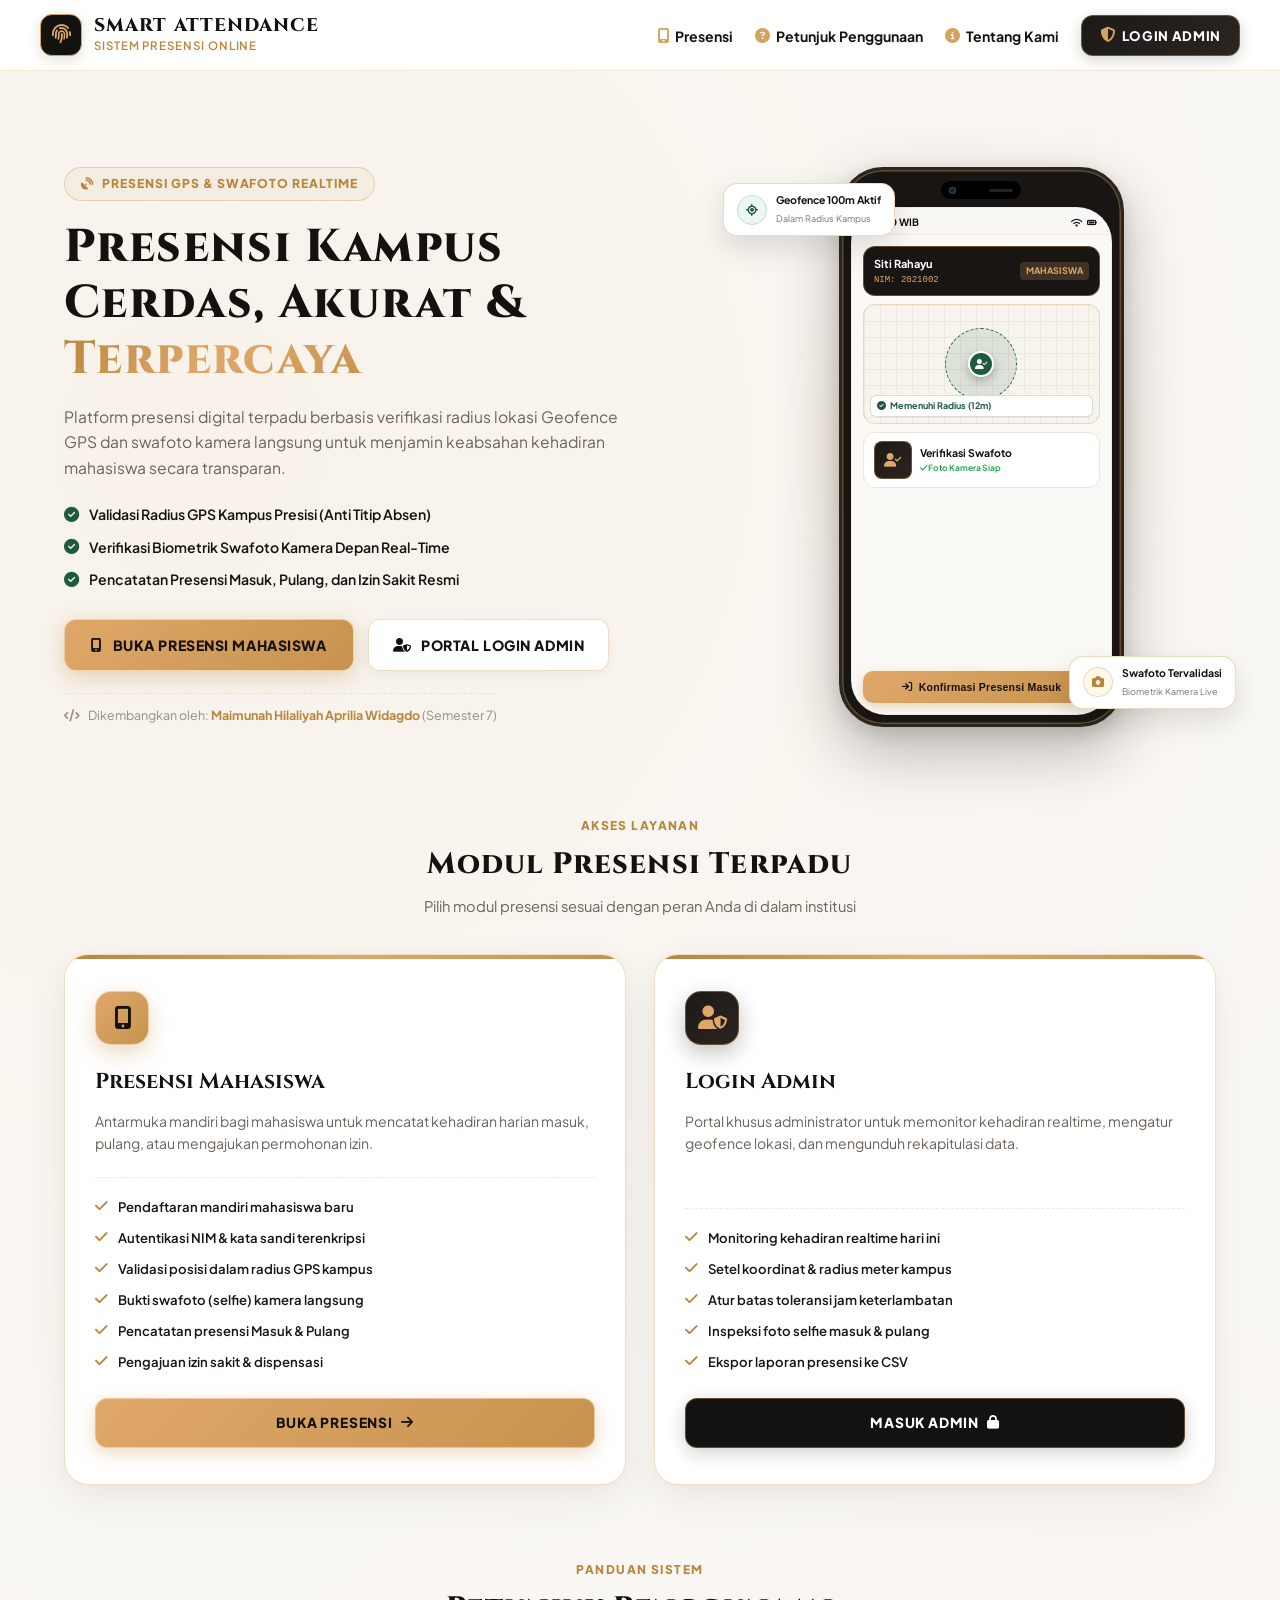
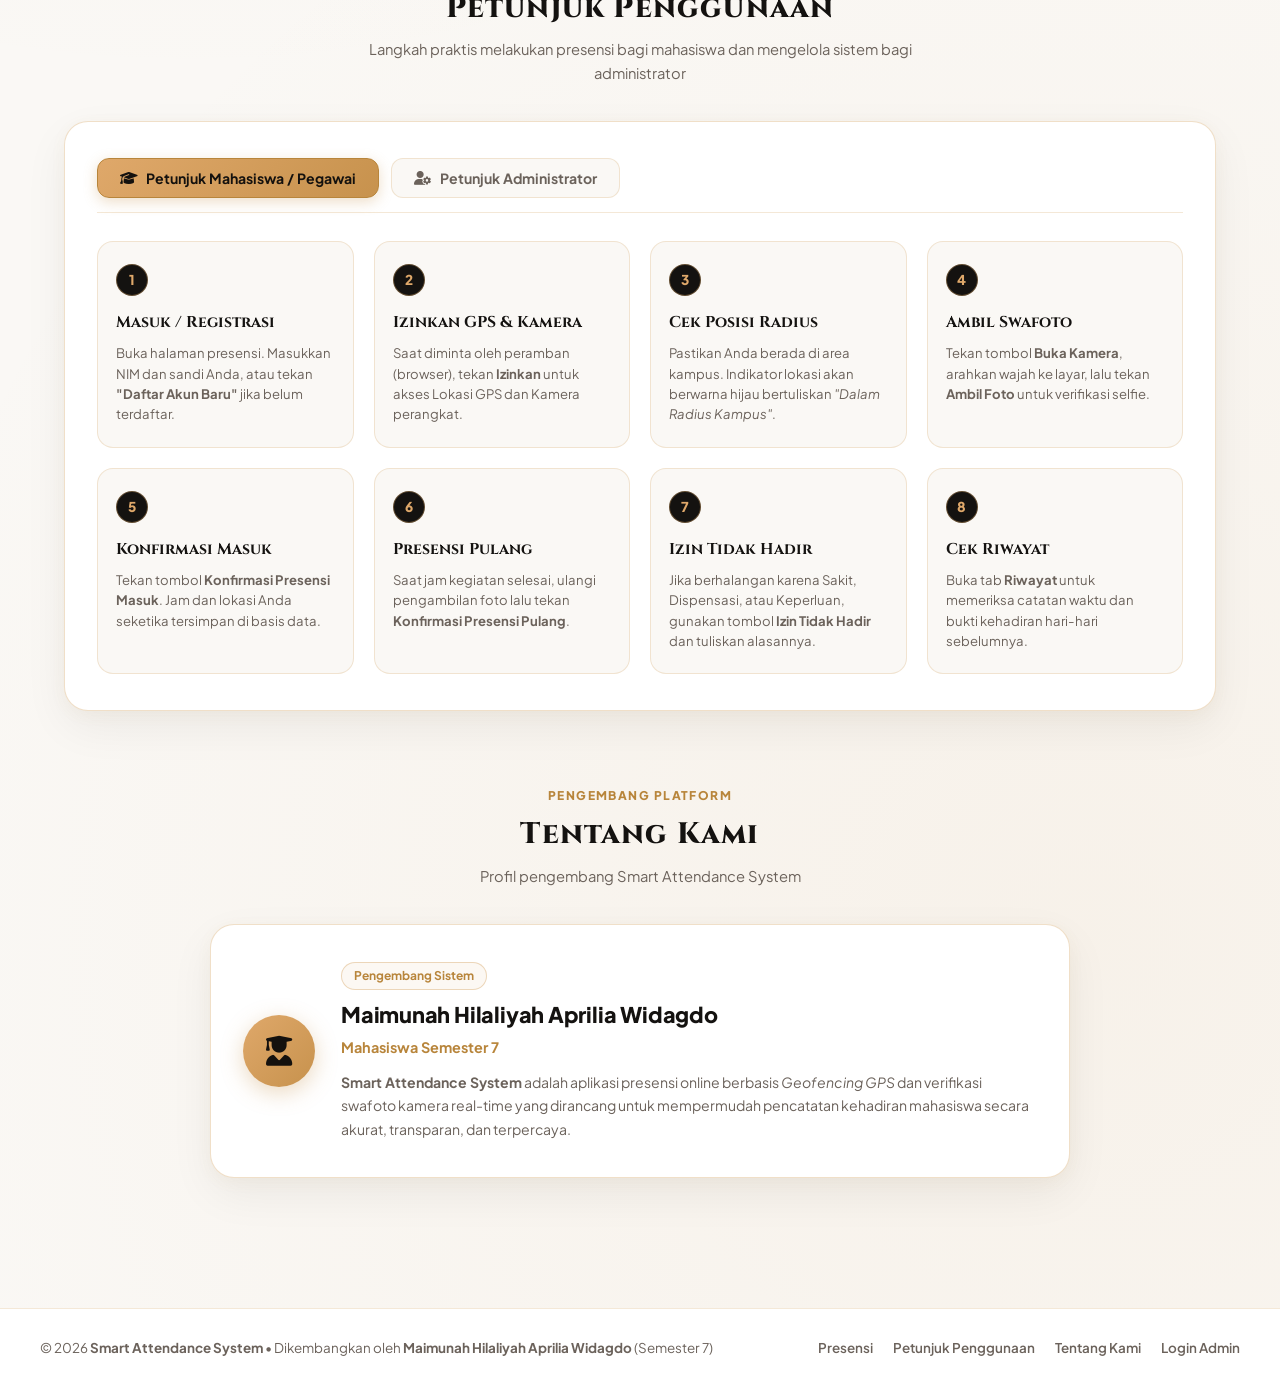
<file: index.html>
<!DOCTYPE html>
<html lang="id">
<head>
  <meta charset="UTF-8">
  <meta name="viewport" content="width=device-width, initial-scale=1.0">
  <title>Smart Attendance System – Sistem Presensi Online</title>
  
  <!-- Google Fonts: Cinzel & Plus Jakarta Sans -->
  <link rel="preconnect" href="https://fonts.googleapis.com">
  <link rel="preconnect" href="https://fonts.gstatic.com" crossorigin>
  <link href="https://fonts.googleapis.com/css2?family=Cinzel:wght@600;700;800;900&family=Playfair+Display:ital,wght@0,600;1,600&family=Plus+Jakarta+Sans:wght@400;500;600;700;800&display=swap" rel="stylesheet">
  
  <!-- Font Awesome 6 CDN -->
  <link rel="stylesheet" href="https://cdnjs.cloudflare.com/ajax/libs/font-awesome/6.4.0/css/all.min.css" />

  <style>
    *, *::before, *::after {
      box-sizing: border-box;
      margin: 0;
      padding: 0;
    }

    html {
      scroll-behavior: smooth;
    }

    :root {
      --bg: #faf8f5;
      --bg-alt: #f4efe6;
      --card-bg: #ffffff;
      --card-border: rgba(212, 163, 98, 0.35);
      --border-subtle: rgba(212, 163, 98, 0.25);
      
      --obsidian: #141210;
      --obsidian-card: #1c1917;
      --text: #171412;
      --text-muted: #6b625b;
      --text-soft: #948b84;

      --gold-primary: #d4a362;
      --gold-glow: #dfa86a;
      --gold-dark: #b8853b;
      --gold-soft-bg: rgba(212, 163, 98, 0.08);
      --gold-border: rgba(212, 163, 98, 0.4);

      --sage-corp: #1e5a40;
      --sage-soft: #edf6f1;
      --berry-corp: #9c2436;
      --berry-soft: #faedf0;

      --radius-xl: 24px;
      --radius-lg: 16px;
      --radius-md: 12px;
      --radius-sm: 8px;

      --shadow-luxury: 0 16px 45px rgba(20, 18, 16, 0.06), 0 4px 16px rgba(197, 155, 86, 0.05);
      --shadow-hover: 0 22px 55px rgba(20, 18, 16, 0.12), 0 8px 24px rgba(197, 155, 86, 0.12);
    }

    body {
      font-family: 'Plus Jakarta Sans', -apple-system, BlinkMacSystemFont, "Segoe UI", Roboto, sans-serif;
      background-color: var(--bg);
      background-image: 
        radial-gradient(circle at 15% 15%, rgba(212, 163, 98, 0.08) 0%, transparent 45%),
        radial-gradient(circle at 85% 85%, rgba(212, 163, 98, 0.08) 0%, transparent 45%);
      color: var(--text);
      min-height: 100vh;
      display: flex;
      flex-direction: column;
      -webkit-font-smoothing: antialiased;
      line-height: 1.6;
    }

    /* =============================================
       NAVBAR (HANYA: PRESENSI, PETUNJUK, TENTANG KAMI, LOGIN ADMIN)
    ============================================= */
    .header-nav {
      background: rgba(255, 255, 255, 0.92);
      backdrop-filter: blur(14px);
      border-bottom: 1px solid var(--border-subtle);
      position: sticky;
      top: 0;
      z-index: 1000;
      padding: 14px 28px;
    }

    .nav-inner {
      max-width: 1200px;
      margin: 0 auto;
      display: flex;
      align-items: center;
      justify-content: space-between;
      gap: 16px;
    }

    .brand-group {
      display: flex;
      align-items: center;
      gap: 12px;
      text-decoration: none;
    }

    .brand-icon {
      width: 42px;
      height: 42px;
      background: var(--obsidian);
      border: 1.5px solid var(--gold-primary);
      border-radius: var(--radius-md);
      display: flex;
      align-items: center;
      justify-content: center;
      color: var(--gold-glow);
      font-size: 1.2rem;
      box-shadow: 0 4px 14px rgba(20, 18, 16, 0.12);
    }

    .brand-meta h1 {
      font-family: 'Cinzel', serif;
      font-size: 1.15rem;
      font-weight: 800;
      letter-spacing: 0.06em;
      color: var(--obsidian);
      line-height: 1.2;
      text-transform: uppercase;
    }

    .brand-meta p {
      font-size: 0.72rem;
      font-weight: 600;
      color: var(--gold-dark);
      letter-spacing: 0.08em;
      text-transform: uppercase;
    }

    .nav-links {
      display: flex;
      align-items: center;
      gap: 22px;
      list-style: none;
    }

    .nav-links a {
      color: var(--text);
      text-decoration: none;
      font-size: 0.88rem;
      font-weight: 700;
      transition: color 0.2s ease;
      display: inline-flex;
      align-items: center;
      gap: 6px;
    }

    .nav-links a:hover {
      color: var(--gold-dark);
    }

    .nav-links a i {
      color: var(--gold-primary);
      font-size: 0.95rem;
    }

    .btn-nav-admin {
      background: linear-gradient(135deg, #1c1917 0%, #2b2520 100%);
      color: #ffffff !important;
      padding: 9px 18px;
      border-radius: var(--radius-md);
      font-size: 0.82rem !important;
      font-weight: 800 !important;
      letter-spacing: 0.05em;
      text-transform: uppercase;
      border: 1.5px solid var(--gold-border);
      box-shadow: 0 4px 14px rgba(20, 18, 16, 0.18);
      transition: all 0.22s ease !important;
    }

    .btn-nav-admin:hover {
      background: #141210;
      color: var(--gold-glow) !important;
      border-color: var(--gold-primary);
      transform: translateY(-2px);
      box-shadow: 0 6px 18px rgba(20, 18, 16, 0.28);
    }

    .mobile-menu-toggle {
      display: none;
      background: none;
      border: 1.5px solid var(--border-subtle);
      border-radius: var(--radius-sm);
      padding: 8px 12px;
      font-size: 1.1rem;
      color: var(--obsidian);
      cursor: pointer;
    }

    /* =============================================
       MAIN CONTENT CONTAINER
    ============================================= */
    .main-wrap {
      max-width: 1200px;
      margin: 0 auto;
      padding: 40px 24px 60px;
      flex: 1;
      width: 100%;
    }

    /* =============================================
       SEKSI HERO / BERANDA (SPLIT LAYOUT: TEKS KIRI & HP KANAN)
    ============================================= */
    .hero-section {
      padding: 36px 0 64px;
    }

    .hero-grid {
      display: grid;
      grid-template-columns: 1.15fr 0.85fr;
      gap: 48px;
      align-items: center;
    }

    .hero-left {
      text-align: left;
    }

    .hero-badge {
      display: inline-flex;
      align-items: center;
      gap: 8px;
      background: var(--gold-soft-bg);
      border: 1px solid var(--gold-border);
      color: var(--gold-dark);
      padding: 6px 16px;
      border-radius: 999px;
      font-size: 0.76rem;
      font-weight: 800;
      letter-spacing: 0.08em;
      text-transform: uppercase;
      margin-bottom: 18px;
    }

    .hero-title {
      font-family: 'Cinzel', serif;
      font-size: clamp(2rem, 3.6vw, 3.1rem);
      font-weight: 800;
      letter-spacing: 0.03em;
      color: var(--obsidian);
      line-height: 1.22;
      margin-bottom: 16px;
    }

    .hero-title span {
      background: linear-gradient(135deg, #b8853b 0%, #dfa86a 50%, #c7924d 100%);
      -webkit-background-clip: text;
      -webkit-text-fill-color: transparent;
      background-clip: text;
    }

    .hero-subtitle {
      font-size: 0.98rem;
      color: var(--text-muted);
      line-height: 1.65;
      margin-bottom: 22px;
      max-width: 560px;
    }

    .hero-highlights {
      display: flex;
      flex-direction: column;
      gap: 10px;
      margin-bottom: 28px;
    }

    .hero-hl-item {
      display: flex;
      align-items: center;
      gap: 10px;
      font-size: 0.88rem;
      font-weight: 600;
      color: var(--obsidian);
    }

    .hero-hl-item i {
      color: var(--sage-corp);
      font-size: 0.95rem;
    }

    .hero-cta-group {
      display: flex;
      align-items: center;
      gap: 14px;
      flex-wrap: wrap;
      margin-bottom: 22px;
    }

    .btn-hero-primary {
      padding: 14px 26px;
      border-radius: var(--radius-md);
      font-size: 0.88rem;
      font-weight: 800;
      letter-spacing: 0.04em;
      text-transform: uppercase;
      text-decoration: none;
      background: linear-gradient(135deg, #dfa86a 0%, #c7924d 100%);
      color: #14110e;
      border: 1px solid rgba(255, 240, 215, 0.6);
      box-shadow: 0 6px 20px rgba(199, 146, 77, 0.35);
      display: inline-flex;
      align-items: center;
      gap: 10px;
      transition: all 0.22s ease;
    }

    .btn-hero-primary:hover {
      background: linear-gradient(135deg, #e8b377 0%, #d49c55 100%);
      transform: translateY(-2px);
      box-shadow: 0 8px 26px rgba(199, 146, 77, 0.45);
    }

    .btn-hero-secondary {
      padding: 14px 24px;
      border-radius: var(--radius-md);
      font-size: 0.88rem;
      font-weight: 800;
      letter-spacing: 0.04em;
      text-transform: uppercase;
      text-decoration: none;
      background: #ffffff;
      color: var(--obsidian);
      border: 1.5px solid var(--card-border);
      box-shadow: 0 4px 14px rgba(20, 18, 16, 0.05);
      display: inline-flex;
      align-items: center;
      gap: 10px;
      transition: all 0.22s ease;
    }

    .btn-hero-secondary:hover {
      background: var(--gold-soft-bg);
      border-color: var(--gold-primary);
      color: var(--gold-dark);
      transform: translateY(-2px);
      box-shadow: 0 6px 18px rgba(20, 18, 16, 0.08);
    }

    .hero-dev-credit {
      display: inline-flex;
      align-items: center;
      gap: 8px;
      font-size: 0.78rem;
      color: var(--text-soft);
      padding-top: 12px;
      border-top: 1px dashed var(--border-subtle);
    }

    .hero-dev-credit b {
      color: var(--gold-dark);
    }

    /* ---- PHONE MOCKUP (MODEL HP PRESENSI KEREN) ---- */
    .hero-phone-wrap {
      position: relative;
      display: flex;
      justify-content: center;
      align-items: center;
      padding: 20px 0;
    }

    /* Ambient Glow di belakang HP */
    .hero-phone-wrap::before {
      content: '';
      position: absolute;
      width: 290px;
      height: 440px;
      background: radial-gradient(circle, rgba(212, 163, 98, 0.3) 0%, rgba(223, 168, 106, 0.1) 50%, transparent 70%);
      border-radius: 50%;
      filter: blur(28px);
      z-index: 0;
      pointer-events: none;
    }

    /* Bezel / Chasis HP Luar */
    .phone-mockup {
      position: relative;
      z-index: 1;
      width: 285px;
      height: 560px;
      background: #181512;
      border-radius: 44px;
      padding: 9px;
      border: 3.5px solid #2d2620;
      box-shadow: 
        0 24px 60px rgba(20, 18, 16, 0.28),
        0 6px 18px rgba(20, 18, 16, 0.12),
        inset 0 0 0 1.5px rgba(212, 163, 98, 0.4);
      transition: transform 0.3s ease, box-shadow 0.3s ease;
    }

    .phone-mockup:hover {
      transform: translateY(-6px);
      box-shadow: 
        0 30px 70px rgba(20, 18, 16, 0.34),
        0 10px 24px rgba(199, 146, 77, 0.25),
        inset 0 0 0 2px rgba(212, 163, 98, 0.55);
    }

    /* Dynamic Island Top */
    .phone-island {
      width: 80px;
      height: 18px;
      background: #000000;
      border-radius: 999px;
      margin: 2px auto 8px;
      display: flex;
      align-items: center;
      justify-content: space-between;
      padding: 0 8px;
    }

    .phone-camera-lens {
      width: 7px;
      height: 7px;
      border-radius: 50%;
      background: #111e2e;
      border: 1px solid rgba(255,255,255,0.2);
    }

    .phone-speaker-slit {
      width: 24px;
      height: 3px;
      background: #222222;
      border-radius: 2px;
    }

    /* Layar HP Bagian Dalam */
    .phone-screen {
      width: 100%;
      height: calc(100% - 28px);
      background: #ffffff;
      border-radius: 35px;
      overflow: hidden;
      display: flex;
      flex-direction: column;
      border: 1px solid rgba(0, 0, 0, 0.08);
      font-size: 11px;
    }

    /* Phone Status Bar */
    .phone-status-bar {
      padding: 6px 14px 4px;
      display: flex;
      align-items: center;
      justify-content: space-between;
      font-size: 10px;
      font-weight: 700;
      color: #141210;
      background: #faf8f5;
      border-bottom: 1px solid #f0ece3;
    }

    .phone-status-bar .icons {
      display: flex;
      gap: 5px;
      font-size: 9px;
    }

    /* Phone App Content */
    .phone-body {
      padding: 11px;
      flex: 1;
      display: flex;
      flex-direction: column;
      gap: 8px;
      background: #faf9f6;
    }

    /* Phone Mini Header Card */
    .phone-user-chip {
      background: #181512;
      color: #ffffff;
      padding: 8px 10px;
      border-radius: 12px;
      display: flex;
      align-items: center;
      justify-content: space-between;
      border: 1px solid rgba(212, 163, 98, 0.4);
    }

    .phone-user-name {
      font-weight: 700;
      font-size: 11px;
      color: #ffffff;
    }

    .phone-user-nim {
      font-size: 9px;
      color: #dfa86a;
      font-family: monospace;
    }

    /* Phone Mini Map Box */
    .phone-map-box {
      height: 120px;
      background: #f7f4ee;
      border-radius: 12px;
      position: relative;
      overflow: hidden;
      border: 1.5px solid rgba(212, 163, 98, 0.35);
      background-image: 
        linear-gradient(rgba(212, 163, 98, 0.15) 1px, transparent 1px),
        linear-gradient(90deg, rgba(212, 163, 98, 0.15) 1px, transparent 1px);
      background-size: 16px 16px;
    }

    .phone-radar-circle {
      position: absolute;
      top: 50%;
      left: 50%;
      transform: translate(-50%, -50%);
      width: 72px;
      height: 72px;
      border-radius: 50%;
      background: rgba(30, 90, 64, 0.12);
      border: 1.5px dashed #1e5a40;
      animation: pulseRadar 2.4s infinite ease-out;
    }

    @keyframes pulseRadar {
      0% { transform: translate(-50%, -50%) scale(0.85); opacity: 0.9; }
      50% { transform: translate(-50%, -50%) scale(1.1); opacity: 0.35; }
      100% { transform: translate(-50%, -50%) scale(0.85); opacity: 0.9; }
    }

    .phone-map-pin {
      position: absolute;
      top: 50%;
      left: 50%;
      transform: translate(-50%, -50%);
      width: 26px;
      height: 26px;
      background: #1e5a40;
      color: #ffffff;
      border-radius: 50%;
      border: 2px solid #ffffff;
      display: flex;
      align-items: center;
      justify-content: center;
      font-size: 10px;
      box-shadow: 0 4px 10px rgba(0,0,0,0.25);
      z-index: 2;
    }

    .phone-map-badge {
      position: absolute;
      bottom: 6px;
      left: 6px;
      right: 6px;
      background: rgba(255, 255, 255, 0.94);
      backdrop-filter: blur(4px);
      padding: 3px 6px;
      border-radius: 6px;
      font-size: 9px;
      font-weight: 700;
      color: #1e5a40;
      display: flex;
      align-items: center;
      gap: 4px;
      border: 1px solid rgba(30, 90, 64, 0.2);
    }

    /* Phone Mini Camera Preview */
    .phone-camera-box {
      background: #ffffff;
      border: 1px solid #ebe5da;
      border-radius: 12px;
      padding: 8px 10px;
      display: flex;
      align-items: center;
      gap: 8px;
    }

    .phone-camera-thumb {
      width: 38px;
      height: 38px;
      border-radius: 8px;
      background: linear-gradient(135deg, #1c1917, #2b2520);
      color: #dfa86a;
      display: flex;
      align-items: center;
      justify-content: center;
      font-size: 14px;
      border: 1px solid rgba(212, 163, 98, 0.4);
      flex-shrink: 0;
    }

    .phone-camera-info {
      flex: 1;
      line-height: 1.3;
    }

    .phone-camera-info span {
      display: block;
      font-weight: 700;
      color: #141210;
      font-size: 10.5px;
    }

    .phone-camera-info small {
      color: #16a34a;
      font-size: 8.5px;
      font-weight: 600;
    }

    /* Phone Button */
    .phone-action-btn {
      margin-top: auto;
      background: linear-gradient(135deg, #dfa86a, #c7924d);
      color: #14110e;
      font-weight: 800;
      padding: 10px;
      border-radius: 10px;
      text-align: center;
      font-size: 10.5px;
      letter-spacing: 0.02em;
      border: none;
      box-shadow: 0 4px 12px rgba(199, 146, 77, 0.35);
      display: flex;
      align-items: center;
      justify-content: center;
      gap: 6px;
    }

    /* Floating Badges */
    .floating-card {
      position: absolute;
      background: #ffffff;
      border: 1px solid rgba(212, 163, 98, 0.4);
      border-radius: 14px;
      padding: 9px 13px;
      box-shadow: 0 12px 28px rgba(20, 18, 16, 0.12);
      display: flex;
      align-items: center;
      gap: 9px;
      z-index: 3;
      animation: floatBadge 3.5s ease-in-out infinite;
    }

    .floating-card.top-left {
      top: 36px;
      left: -24px;
    }

    .floating-card.bottom-right {
      bottom: 38px;
      right: -20px;
      animation-delay: 1.8s;
    }

    @keyframes floatBadge {
      0%, 100% { transform: translateY(0); }
      50% { transform: translateY(-7px); }
    }

    .fc-icon {
      width: 30px;
      height: 30px;
      border-radius: 50%;
      display: flex;
      align-items: center;
      justify-content: center;
      font-size: 12px;
      flex-shrink: 0;
    }

    .fc-icon.green {
      background: #edf6f1;
      color: #1e5a40;
      border: 1px solid #bfe0cf;
    }

    .fc-icon.gold {
      background: #fef7ea;
      color: #b8853b;
      border: 1px solid rgba(212, 163, 98, 0.4);
    }

    .fc-text {
      line-height: 1.25;
    }

    .fc-text strong {
      display: block;
      font-size: 10.5px;
      color: #141210;
    }

    .fc-text span {
      font-size: 9px;
      color: #7a7067;
    }

    /* =============================================
       SEKSI PRESENSI (AKSES UTAMA)
    ============================================= */
    .section-wrap {
      margin-bottom: 70px;
      scroll-margin-top: 90px;
    }

    .section-header {
      text-align: center;
      margin-bottom: 36px;
    }

    .section-tag {
      font-size: 0.75rem;
      font-weight: 800;
      letter-spacing: 0.12em;
      text-transform: uppercase;
      color: var(--gold-dark);
      display: inline-block;
      margin-bottom: 6px;
    }

    .section-title {
      font-family: 'Cinzel', serif;
      font-size: 1.85rem;
      font-weight: 800;
      color: var(--obsidian);
      letter-spacing: 0.04em;
    }

    .section-desc {
      font-size: 0.92rem;
      color: var(--text-muted);
      max-width: 600px;
      margin: 6px auto 0;
    }

    .presensi-grid {
      display: grid;
      grid-template-columns: repeat(auto-fit, minmax(320px, 1fr));
      gap: 28px;
    }

    .presensi-card {
      background: var(--card-bg);
      border: 1.5px solid var(--card-border);
      border-radius: var(--radius-xl);
      padding: 36px 30px;
      box-shadow: var(--shadow-luxury);
      transition: all 0.28s cubic-bezier(0.16, 1, 0.3, 1);
      display: flex;
      flex-direction: column;
      position: relative;
      overflow: hidden;
    }

    .presensi-card::before {
      content: '';
      position: absolute;
      top: 0;
      left: 0;
      right: 0;
      height: 4px;
      background: linear-gradient(90deg, #b8853b, #dfa86a, #c7924d);
    }

    .presensi-card:hover {
      transform: translateY(-6px);
      box-shadow: var(--shadow-hover);
      border-color: var(--gold-primary);
    }

    .p-icon-box {
      width: 54px;
      height: 54px;
      border-radius: var(--radius-lg);
      background: linear-gradient(135deg, #dfa86a 0%, #c7924d 100%);
      border: 1px solid rgba(255, 240, 215, 0.6);
      box-shadow: 0 8px 22px rgba(199, 146, 77, 0.35);
      display: flex;
      align-items: center;
      justify-content: center;
      color: #14110e;
      font-size: 1.45rem;
      margin-bottom: 20px;
    }

    .p-icon-box.admin {
      background: linear-gradient(135deg, #1c1917 0%, #2b2520 100%);
      color: var(--gold-glow);
      border: 1.5px solid var(--gold-border);
      box-shadow: 0 8px 22px rgba(20, 18, 16, 0.25);
    }

    .presensi-card h3 {
      font-family: 'Cinzel', serif;
      font-size: 1.35rem;
      font-weight: 700;
      color: var(--obsidian);
      margin-bottom: 10px;
    }

    .presensi-card p {
      font-size: 0.88rem;
      color: var(--text-muted);
      line-height: 1.6;
      margin-bottom: 22px;
      flex: 1;
    }

    .p-features {
      list-style: none;
      margin-bottom: 26px;
      display: flex;
      flex-direction: column;
      gap: 10px;
      padding-top: 18px;
      border-top: 1px dashed var(--border-subtle);
    }

    .p-features li {
      font-size: 0.82rem;
      color: var(--text);
      display: flex;
      align-items: center;
      gap: 10px;
      font-weight: 600;
    }

    .p-features li i {
      color: var(--gold-dark);
      font-size: 0.9rem;
    }

    .btn-card-action {
      width: 100%;
      padding: 13px 20px;
      border-radius: var(--radius-md);
      font-size: 0.86rem;
      font-weight: 800;
      letter-spacing: 0.06em;
      text-transform: uppercase;
      text-decoration: none;
      display: inline-flex;
      align-items: center;
      justify-content: center;
      gap: 8px;
      transition: all 0.22s ease;
    }

    .btn-card-action.primary {
      background: linear-gradient(135deg, #dfa86a 0%, #c7924d 100%);
      color: #14110e;
      border: 1px solid rgba(255, 240, 215, 0.5);
      box-shadow: 0 5px 18px rgba(199, 146, 77, 0.35);
    }

    .btn-card-action.primary:hover {
      background: linear-gradient(135deg, #e8b377 0%, #d49c55 100%);
      transform: translateY(-2px);
      box-shadow: 0 7px 24px rgba(199, 146, 77, 0.45);
    }

    .btn-card-action.dark {
      background: var(--obsidian);
      color: #ffffff;
      border: 1.5px solid var(--gold-border);
      box-shadow: 0 5px 18px rgba(20, 18, 16, 0.2);
    }

    .btn-card-action.dark:hover {
      color: var(--gold-glow);
      border-color: var(--gold-primary);
      transform: translateY(-2px);
      box-shadow: 0 7px 22px rgba(20, 18, 16, 0.3);
    }

    /* =============================================
       SEKSI PETUNJUK PENGGUNAAN
    ============================================= */
    .guide-card-container {
      background: #ffffff;
      border: 1.5px solid var(--card-border);
      border-radius: var(--radius-xl);
      box-shadow: var(--shadow-luxury);
      overflow: hidden;
      padding: 36px 32px;
    }

    .guide-tabs {
      display: flex;
      gap: 12px;
      margin-bottom: 28px;
      border-bottom: 1.5px solid var(--border-subtle);
      padding-bottom: 14px;
      flex-wrap: wrap;
    }

    .guide-tab-btn {
      padding: 10px 22px;
      background: #faf8f5;
      border: 1.5px solid var(--border-subtle);
      border-radius: var(--radius-md);
      font-size: 0.88rem;
      font-weight: 700;
      color: var(--text-muted);
      cursor: pointer;
      display: inline-flex;
      align-items: center;
      gap: 8px;
      transition: all 0.2s ease;
      font-family: inherit;
    }

    .guide-tab-btn.active {
      background: linear-gradient(135deg, #dfa86a, #c7924d);
      color: #14110e;
      border-color: var(--gold-dark);
      box-shadow: 0 4px 14px rgba(199, 146, 77, 0.3);
    }

    .guide-tab-content {
      display: none;
    }

    .guide-tab-content.active {
      display: block;
      animation: fadeIn 0.25s ease;
    }

    @keyframes fadeIn {
      from { opacity: 0; transform: translateY(4px); }
      to { opacity: 1; transform: translateY(0); }
    }

    .steps-timeline {
      display: grid;
      grid-template-columns: repeat(auto-fit, minmax(250px, 1fr));
      gap: 20px;
    }

    .step-box {
      background: #faf8f5;
      border: 1.5px solid var(--border-subtle);
      border-radius: var(--radius-lg);
      padding: 22px 18px;
      position: relative;
    }

    .step-num {
      width: 32px;
      height: 32px;
      border-radius: 50%;
      background: var(--obsidian);
      color: var(--gold-glow);
      font-size: 0.85rem;
      font-weight: 800;
      display: flex;
      align-items: center;
      justify-content: center;
      margin-bottom: 14px;
      border: 1px solid var(--gold-border);
    }

    .step-box h4 {
      font-family: 'Cinzel', serif;
      font-size: 0.98rem;
      font-weight: 700;
      color: var(--obsidian);
      margin-bottom: 8px;
    }

    .step-box p {
      font-size: 0.82rem;
      color: var(--text-muted);
      line-height: 1.55;
    }

    /* =============================================
       SEKSI TENTANG KAMI
    ============================================= */
    .about-card {
      background: #ffffff;
      border: 1.5px solid var(--card-border);
      border-radius: var(--radius-xl);
      box-shadow: var(--shadow-luxury);
      padding: 44px 36px;
    }

    .about-grid {
      display: grid;
      grid-template-columns: 1fr 1fr;
      gap: 40px;
      align-items: center;
      margin-bottom: 36px;
    }

    .about-text h3 {
      font-family: 'Cinzel', serif;
      font-size: 1.5rem;
      font-weight: 800;
      color: var(--obsidian);
      margin-bottom: 14px;
      line-height: 1.3;
    }

    .about-text p {
      font-size: 0.92rem;
      color: var(--text-muted);
      line-height: 1.7;
      margin-bottom: 16px;
    }

    .pillars-grid {
      display: grid;
      grid-template-columns: repeat(auto-fit, minmax(230px, 1fr));
      gap: 20px;
      padding-top: 28px;
      border-top: 1.5px solid var(--border-subtle);
    }

    .pillar-item {
      padding: 18px;
      background: #faf8f5;
      border-radius: var(--radius-md);
      border: 1px solid var(--border-subtle);
    }

    .pillar-icon {
      font-size: 1.4rem;
      color: var(--gold-dark);
      margin-bottom: 10px;
    }

    .pillar-item h5 {
      font-family: 'Cinzel', serif;
      font-size: 0.92rem;
      font-weight: 700;
      color: var(--obsidian);
      margin-bottom: 6px;
    }

    .pillar-item p {
      font-size: 0.78rem;
      color: var(--text-muted);
      line-height: 1.5;
    }

    /* =============================================
       FOOTER
    ============================================= */
    .footer {
      background: #ffffff;
      border-top: 1px solid var(--border-subtle);
      padding: 28px 24px;
      margin-top: auto;
    }

    .footer-inner {
      max-width: 1200px;
      margin: 0 auto;
      display: flex;
      align-items: center;
      justify-content: space-between;
      gap: 16px;
      flex-wrap: wrap;
      font-size: 0.84rem;
      color: var(--text-muted);
    }

    .footer-menu {
      display: flex;
      gap: 20px;
      list-style: none;
    }

    .footer-menu a {
      color: var(--text-muted);
      text-decoration: none;
      font-weight: 600;
      transition: color 0.2s;
    }

    .footer-menu a:hover {
      color: var(--gold-dark);
    }

    /* Responsive */
    @media (max-width: 960px) {
      .hero-grid {
        grid-template-columns: 1fr;
        gap: 40px;
        text-align: center;
      }
      .hero-left {
        text-align: center;
      }
      .hero-subtitle {
        margin: 0 auto 24px;
      }
      .hero-highlights {
        align-items: center;
      }
      .hero-cta-group {
        justify-content: center;
      }
      .hero-dev-credit {
        justify-content: center;
      }
      .floating-card.top-left {
        left: 0;
        top: 10px;
      }
      .floating-card.bottom-right {
        right: 0;
        bottom: 15px;
      }
    }

    @media (max-width: 860px) {
      .header-nav { padding: 12px 18px; }
      .nav-links {
        display: none;
        position: absolute;
        top: 100%;
        left: 0;
        right: 0;
        background: #ffffff;
        border-bottom: 1.5px solid var(--border-subtle);
        flex-direction: column;
        padding: 20px;
        gap: 16px;
        box-shadow: 0 12px 30px rgba(0,0,0,0.08);
      }
      .nav-links.open { display: flex; }
      .mobile-menu-toggle { display: block; }
      .about-grid { grid-template-columns: 1fr; gap: 24px; }
      .footer-inner { flex-direction: column; text-align: center; }
    }
  </style>
</head>
<body>

  <!-- ======================== NAVBAR ======================== -->
  <header class="header-nav">
    <div class="nav-inner">
      <a href="#beranda" class="brand-group">
        <div class="brand-icon">
          <i class="fa-solid fa-fingerprint"></i>
        </div>
        <div class="brand-meta">
          <h1>Smart Attendance</h1>
          <p>Sistem Presensi Online</p>
        </div>
      </a>

      <button class="mobile-menu-toggle" onclick="toggleMobileNav()" aria-label="Menu navigasi">
        <i class="fa-solid fa-bars"></i>
      </button>

      <!-- HANYA 4 ITEM: PRESENSI, PETUNJUK PENGGUNAAN, TENTANG KAMI, LOGIN ADMIN -->
      <nav>
        <ul class="nav-links" id="main-nav-links">
          <li><a href="frontend/index.html"><i class="fa-solid fa-mobile-screen"></i> Presensi</a></li>
          <li><a href="#petunjuk"><i class="fa-solid fa-circle-question"></i> Petunjuk Penggunaan</a></li>
          <li><a href="#tentang"><i class="fa-solid fa-circle-info"></i> Tentang Kami</a></li>
          <li><a href="admin/login.php" class="btn-nav-admin"><i class="fa-solid fa-shield-halved"></i> Login Admin</a></li>
        </ul>
      </nav>
    </div>
  </header>

  <!-- ======================== MAIN STAGE ======================== -->
  <div class="main-wrap">

    <!-- 1. BERANDA / HERO -->
    <section id="beranda" class="hero-section">
      <div class="hero-grid">
        
        <!-- KOLOM KIRI: TEKS & CALL TO ACTION RAPIH & PROFESIONAL -->
        <div class="hero-left">
          <div class="hero-badge">
            <i class="fa-solid fa-satellite-dish"></i>
            <span>Presensi GPS & Swafoto Realtime</span>
          </div>

          <h2 class="hero-title">
            Presensi Kampus Cerdas, Akurat & <span>Terpercaya</span>
          </h2>

          <p class="hero-subtitle">
            Platform presensi digital terpadu berbasis verifikasi radius lokasi Geofence GPS dan swafoto kamera langsung untuk menjamin keabsahan kehadiran mahasiswa secara transparan.
          </p>

          <div class="hero-highlights">
            <div class="hero-hl-item">
              <i class="fa-solid fa-circle-check"></i>
              <span>Validasi Radius GPS Kampus Presisi (Anti Titip Absen)</span>
            </div>
            <div class="hero-hl-item">
              <i class="fa-solid fa-circle-check"></i>
              <span>Verifikasi Biometrik Swafoto Kamera Depan Real-Time</span>
            </div>
            <div class="hero-hl-item">
              <i class="fa-solid fa-circle-check"></i>
              <span>Pencatatan Presensi Masuk, Pulang, dan Izin Sakit Resmi</span>
            </div>
          </div>

          <div class="hero-cta-group">
            <a href="frontend/index.html" class="btn-hero-primary">
              <i class="fa-solid fa-mobile-screen-button"></i>
              <span>Buka Presensi Mahasiswa</span>
            </a>
            <a href="admin/login.php" class="btn-hero-secondary">
              <i class="fa-solid fa-user-shield"></i>
              <span>Portal Login Admin</span>
            </a>
          </div>

          <div class="hero-dev-credit">
            <i class="fa-solid fa-code"></i>
            <span>Dikembangkan oleh: <b>Maimunah Hilaliyah Aprilia Widagdo</b> (Semester 7)</span>
          </div>
        </div>

        <!-- KOLOM KANAN: MOCKUP HP PRESENSI MODERN & KEREN -->
        <div class="hero-phone-wrap">
          
          <!-- Floating Badge 1: Geofence Status -->
          <div class="floating-card top-left">
            <div class="fc-icon green">
              <i class="fa-solid fa-location-crosshairs"></i>
            </div>
            <div class="fc-text">
              <strong>Geofence 100m Aktif</strong>
              <span>Dalam Radius Kampus</span>
            </div>
          </div>

          <!-- Floating Badge 2: Selfie Verifikasi -->
          <div class="floating-card bottom-right">
            <div class="fc-icon gold">
              <i class="fa-solid fa-camera"></i>
            </div>
            <div class="fc-text">
              <strong>Swafoto Tervalidasi</strong>
              <span>Biometrik Kamera Live</span>
            </div>
          </div>

          <!-- HP Mockup Container -->
          <div class="phone-mockup">
            <!-- Dynamic Island / Speaker Notch -->
            <div class="phone-island">
              <span class="phone-camera-lens"></span>
              <span class="phone-speaker-slit"></span>
            </div>

            <!-- Inner Phone Screen -->
            <div class="phone-screen">
              <!-- Top Status Bar -->
              <div class="phone-status-bar">
                <span>08:00 WIB</span>
                <div class="icons">
                  <i class="fa-solid fa-wifi"></i>
                  <i class="fa-solid fa-battery-full"></i>
                </div>
              </div>

              <!-- App UI Preview -->
              <div class="phone-body">
                <!-- User Chip -->
                <div class="phone-user-chip">
                  <div>
                    <div class="phone-user-name">Siti Rahayu</div>
                    <div class="phone-user-nim">NIM: 2021002</div>
                  </div>
                  <span style="font-size:9px;background:rgba(223,168,106,0.2);color:#dfa86a;padding:2px 6px;border-radius:4px;font-weight:700;">MAHASISWA</span>
                </div>

                <!-- Radar Map Preview -->
                <div class="phone-map-box">
                  <div class="phone-radar-circle"></div>
                  <div class="phone-map-pin">
                    <i class="fa-solid fa-user-check"></i>
                  </div>
                  <div class="phone-map-badge">
                    <i class="fa-solid fa-circle-check"></i>
                    <span>Memenuhi Radius (12m)</span>
                  </div>
                </div>

                <!-- Camera Verification Preview -->
                <div class="phone-camera-box">
                  <div class="phone-camera-thumb">
                    <i class="fa-solid fa-user-check"></i>
                  </div>
                  <div class="phone-camera-info">
                    <span>Verifikasi Swafoto</span>
                    <small><i class="fa-solid fa-check"></i> Foto Kamera Siap</small>
                  </div>
                </div>

                <!-- Action Button Inside Phone -->
                <button type="button" class="phone-action-btn">
                  <i class="fa-solid fa-arrow-right-to-bracket"></i>
                  <span>Konfirmasi Presensi Masuk</span>
                </button>
              </div>
            </div>
          </div>

        </div>

      </div>
    </section>

    <!-- 2. SEKSI PRESENSI -->
    <section id="presensi" class="section-wrap">
      <div class="section-header">
        <span class="section-tag">Akses Layanan</span>
        <h3 class="section-title">Modul Presensi Terpadu</h3>
        <p class="section-desc">Pilih modul presensi sesuai dengan peran Anda di dalam institusi</p>
      </div>

      <div class="presensi-grid">
        <!-- Card 1: Presensi Mahasiswa -->
        <div class="presensi-card">
          <div class="p-icon-box">
            <i class="fa-solid fa-mobile-screen-button"></i>
          </div>
          <h3>Presensi Mahasiswa</h3>
          <p>Antarmuka mandiri bagi mahasiswa untuk mencatat kehadiran harian masuk, pulang, atau mengajukan permohonan izin.</p>

          <ul class="p-features">
            <li><i class="fa-solid fa-check"></i> Pendaftaran mandiri mahasiswa baru</li>
            <li><i class="fa-solid fa-check"></i> Autentikasi NIM & kata sandi terenkripsi</li>
            <li><i class="fa-solid fa-check"></i> Validasi posisi dalam radius GPS kampus</li>
            <li><i class="fa-solid fa-check"></i> Bukti swafoto (selfie) kamera langsung</li>
            <li><i class="fa-solid fa-check"></i> Pencatatan presensi Masuk & Pulang</li>
            <li><i class="fa-solid fa-check"></i> Pengajuan izin sakit & dispensasi</li>
          </ul>

          <a href="frontend/index.html" class="btn-card-action primary">
            <span>Buka Presensi</span>
            <i class="fa-solid fa-arrow-right"></i>
          </a>
        </div>

        <!-- Card 2: Login Admin -->
        <div class="presensi-card">
          <div class="p-icon-box admin">
            <i class="fa-solid fa-user-shield"></i>
          </div>
          <h3>Login Admin</h3>
          <p>Portal khusus administrator untuk memonitor kehadiran realtime, mengatur geofence lokasi, dan mengunduh rekapitulasi data.</p>

          <ul class="p-features">
            <li><i class="fa-solid fa-check"></i> Monitoring kehadiran realtime hari ini</li>
            <li><i class="fa-solid fa-check"></i> Setel koordinat & radius meter kampus</li>
            <li><i class="fa-solid fa-check"></i> Atur batas toleransi jam keterlambatan</li>
            <li><i class="fa-solid fa-check"></i> Inspeksi foto selfie masuk & pulang</li>
            <li><i class="fa-solid fa-check"></i> Ekspor laporan presensi ke CSV</li>
          </ul>

          <a href="admin/login.php" class="btn-card-action dark">
            <span>Masuk Admin</span>
            <i class="fa-solid fa-lock"></i>
          </a>
        </div>
      </div>
    </section>

    <!-- 3. SEKSI PETUNJUK PENGGUNAAN -->
    <section id="petunjuk" class="section-wrap">
      <div class="section-header">
        <span class="section-tag">Panduan Sistem</span>
        <h3 class="section-title">Petunjuk Penggunaan</h3>
        <p class="section-desc">Langkah praktis melakukan presensi bagi mahasiswa dan mengelola sistem bagi administrator</p>
      </div>

      <div class="guide-card-container">
        <!-- Tab Selector -->
        <div class="guide-tabs">
          <button type="button" class="guide-tab-btn active" onclick="switchGuide('mahasiswa', this)">
            <i class="fa-solid fa-graduation-cap"></i>
            <span>Petunjuk Mahasiswa / Pegawai</span>
          </button>
          <button type="button" class="guide-tab-btn" onclick="switchGuide('admin', this)">
            <i class="fa-solid fa-user-gear"></i>
            <span>Petunjuk Administrator</span>
          </button>
        </div>

        <!-- Tab 1: Petunjuk Mahasiswa -->
        <div id="guide-mahasiswa" class="guide-tab-content active">
          <div class="steps-timeline">
            <div class="step-box">
              <div class="step-num">1</div>
              <h4>Masuk / Registrasi</h4>
              <p>Buka halaman presensi. Masukkan NIM dan sandi Anda, atau tekan <b>"Daftar Akun Baru"</b> jika belum terdaftar.</p>
            </div>

            <div class="step-box">
              <div class="step-num">2</div>
              <h4>Izinkan GPS & Kamera</h4>
              <p>Saat diminta oleh peramban (browser), tekan <b>Izinkan</b> untuk akses Lokasi GPS dan Kamera perangkat.</p>
            </div>

            <div class="step-box">
              <div class="step-num">3</div>
              <h4>Cek Posisi Radius</h4>
              <p>Pastikan Anda berada di area kampus. Indikator lokasi akan berwarna hijau bertuliskan <i>"Dalam Radius Kampus"</i>.</p>
            </div>

            <div class="step-box">
              <div class="step-num">4</div>
              <h4>Ambil Swafoto</h4>
              <p>Tekan tombol <b>Buka Kamera</b>, arahkan wajah ke layar, lalu tekan <b>Ambil Foto</b> untuk verifikasi selfie.</p>
            </div>

            <div class="step-box">
              <div class="step-num">5</div>
              <h4>Konfirmasi Masuk</h4>
              <p>Tekan tombol <b>Konfirmasi Presensi Masuk</b>. Jam dan lokasi Anda seketika tersimpan di basis data.</p>
            </div>

            <div class="step-box">
              <div class="step-num">6</div>
              <h4>Presensi Pulang</h4>
              <p>Saat jam kegiatan selesai, ulangi pengambilan foto lalu tekan <b>Konfirmasi Presensi Pulang</b>.</p>
            </div>

            <div class="step-box">
              <div class="step-num">7</div>
              <h4>Izin Tidak Hadir</h4>
              <p>Jika berhalangan karena Sakit, Dispensasi, atau Keperluan, gunakan tombol <b>Izin Tidak Hadir</b> dan tuliskan alasannya.</p>
            </div>

            <div class="step-box">
              <div class="step-num">8</div>
              <h4>Cek Riwayat</h4>
              <p>Buka tab <b>Riwayat</b> untuk memeriksa catatan waktu dan bukti kehadiran hari-hari sebelumnya.</p>
            </div>
          </div>
        </div>

        <!-- Tab 2: Petunjuk Admin -->
        <div id="guide-admin" class="guide-tab-content">
          <div class="steps-timeline">
            <div class="step-box">
              <div class="step-num">1</div>
              <h4>Autentikasi Admin</h4>
              <p>Buka tautan Login Admin dan masukkan nama pengguna serta kata sandi administrator.</p>
            </div>

            <div class="step-box">
              <div class="step-num">2</div>
              <h4>Monitoring Real-Time</h4>
              <p>Lihat ringkasan statistik kehadiran harian, grafik ketepatan waktu, dan total personel yang hadir.</p>
            </div>

            <div class="step-box">
              <div class="step-num">3</div>
              <h4>Atur Titik Pusat</h4>
              <p>Buka tab <i>Konfigurasi Geofence</i> lalu klik atau geser pin peta untuk menyetel koordinat resmi kampus.</p>
            </div>

            <div class="step-box">
              <div class="step-num">4</div>
              <h4>Tentukan Radius Meter</h4>
              <p>Geser pengatur jarak untuk menetapkan radius meter maksimal yang diperbolehkan untuk melakukan absensi.</p>
            </div>

            <div class="step-box">
              <div class="step-num">5</div>
              <h4>Batas Toleransi Waktu</h4>
              <p>Atur jam dan menit cut-off (misal 08:00 WIB). Kehadiran setelah batas waktu otomatis berstatus TERLAMBAT.</p>
            </div>

            <div class="step-box">
              <div class="step-num">6</div>
              <h4>Inspeksi Bukti Foto</h4>
              <p>Tekan tombol <b>Detail</b> pada baris tabel untuk melihat swafoto masuk/pulang, koordinat GPS, dan catatan izin.</p>
            </div>

            <div class="step-box">
              <div class="step-num">7</div>
              <h4>Filter Data</h4>
              <p>Gunakan kotak pencarian atau tab filter untuk memilah data hadir tepat waktu, terlambat, maupun izin sakit.</p>
            </div>

            <div class="step-box">
              <div class="step-num">8</div>
              <h4>Ekspor Laporan CSV</h4>
              <p>Klik tombol <b>Ekspor CSV</b> di bagian atas untuk mengunduh rekapitulasi data kehadiran dalam format spreadsheet.</p>
            </div>
          </div>
        </div>
      </div>
    </section>

    <!-- 4. SEKSI TENTANG KAMI -->
    <section id="tentang" class="section-wrap">
      <div class="section-header">
        <span class="section-tag">Pengembang Platform</span>
        <h3 class="section-title">Tentang Kami</h3>
        <p class="section-desc">Profil pengembang Smart Attendance System</p>
      </div>

      <div class="about-card" style="max-width:860px;margin:0 auto;padding:36px 32px;">
        <div style="display:flex;align-items:center;gap:26px;flex-wrap:wrap;">
          <div style="width:72px;height:72px;border-radius:50%;background:linear-gradient(135deg, #dfa86a, #c7924d);display:flex;align-items:center;justify-content:center;color:#14110e;font-size:30px;flex-shrink:0;box-shadow:0 6px 22px rgba(199,146,77,0.35);">
            <i class="fa-solid fa-user-graduate"></i>
          </div>
          <div style="flex:1;min-width:250px;">
            <div style="display:inline-block;padding:3px 12px;background:var(--gold-soft-bg);border:1px solid var(--gold-border);border-radius:999px;font-size:0.75rem;font-weight:700;color:var(--gold-dark);margin-bottom:8px;">
              Pengembang Sistem
            </div>
            <h3 style="font-size:1.35rem;font-weight:800;color:var(--obsidian);margin-bottom:4px;letter-spacing:-0.01em;">
              Maimunah Hilaliyah Aprilia Widagdo
            </h3>
            <p style="font-size:0.9rem;color:var(--gold-dark);font-weight:700;margin-bottom:12px;">
              Mahasiswa Semester 7
            </p>
            <p style="font-size:0.88rem;color:var(--text-muted);line-height:1.65;margin:0;">
              <b>Smart Attendance System</b> adalah aplikasi presensi online berbasis <i>Geofencing GPS</i> dan verifikasi swafoto kamera real-time yang dirancang untuk mempermudah pencatatan kehadiran mahasiswa secara akurat, transparan, dan terpercaya.
            </p>
          </div>
        </div>
      </div>
    </section>

  </div>

  <!-- ======================== FOOTER ======================== -->
  <footer class="footer">
    <div class="footer-inner">
      <div>
        &copy; 2026 <b>Smart Attendance System</b> • Dikembangkan oleh <b>Maimunah Hilaliyah Aprilia Widagdo</b> (Semester 7)
      </div>
      <ul class="footer-menu">
        <li><a href="frontend/index.html">Presensi</a></li>
        <li><a href="#petunjuk">Petunjuk Penggunaan</a></li>
        <li><a href="#tentang">Tentang Kami</a></li>
        <li><a href="admin/login.php">Login Admin</a></li>
      </ul>
    </div>
  </footer>

  <script>
    // Tab Petunjuk Penggunaan Switcher
    function switchGuide(type, btn) {
      document.querySelectorAll('.guide-tab-btn').forEach(b => b.classList.remove('active'));
      document.querySelectorAll('.guide-tab-content').forEach(c => c.classList.remove('active'));
      
      btn.classList.add('active');
      const target = document.getElementById('guide-' + type);
      if (target) {
        target.classList.add('active');
      }
    }

    // Toggle menu mobile
    function toggleMobileNav() {
      const nav = document.getElementById('main-nav-links');
      if (nav) {
        nav.classList.toggle('open');
      }
    }

    // Tutup mobile nav saat link diklik
    document.querySelectorAll('#main-nav-links a').forEach(link => {
      link.addEventListener('click', () => {
        const nav = document.getElementById('main-nav-links');
        if (nav) nav.classList.remove('open');
      });
    });
  </script>
</body>
</html>
</file>
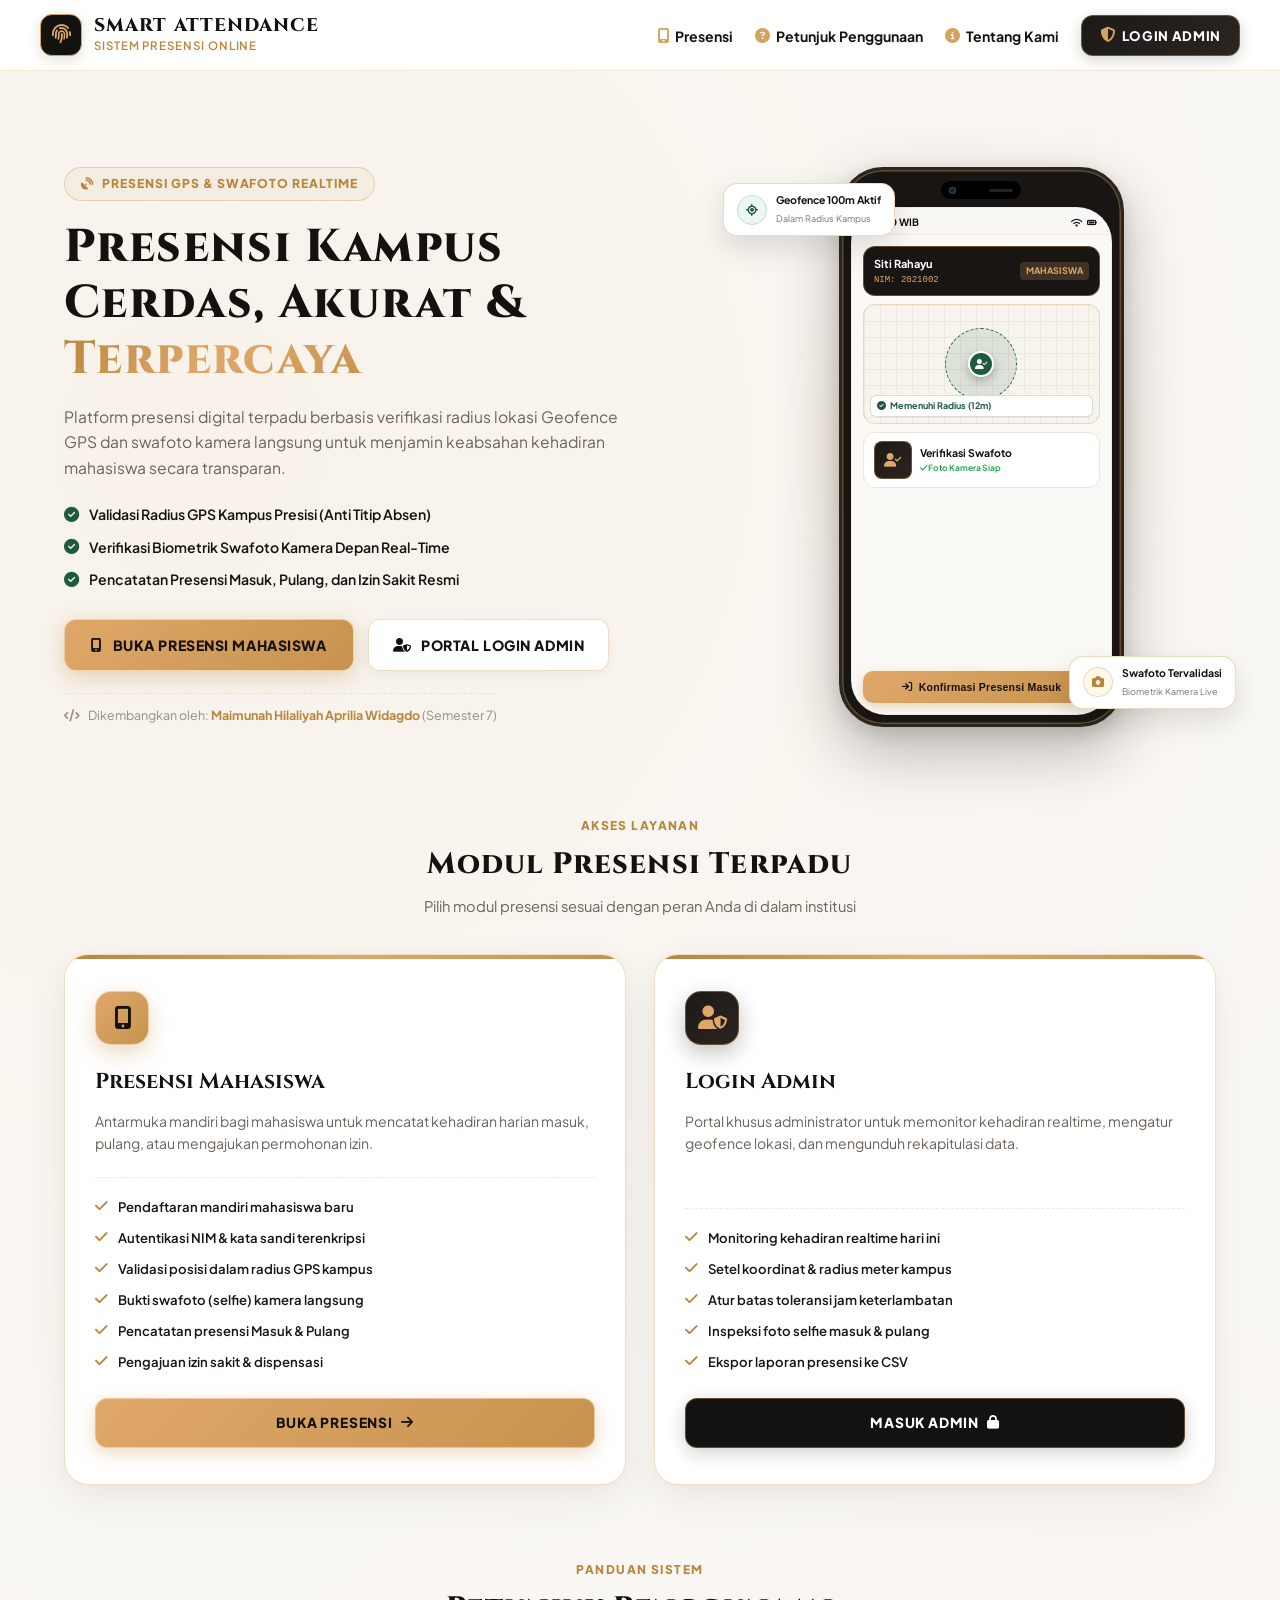
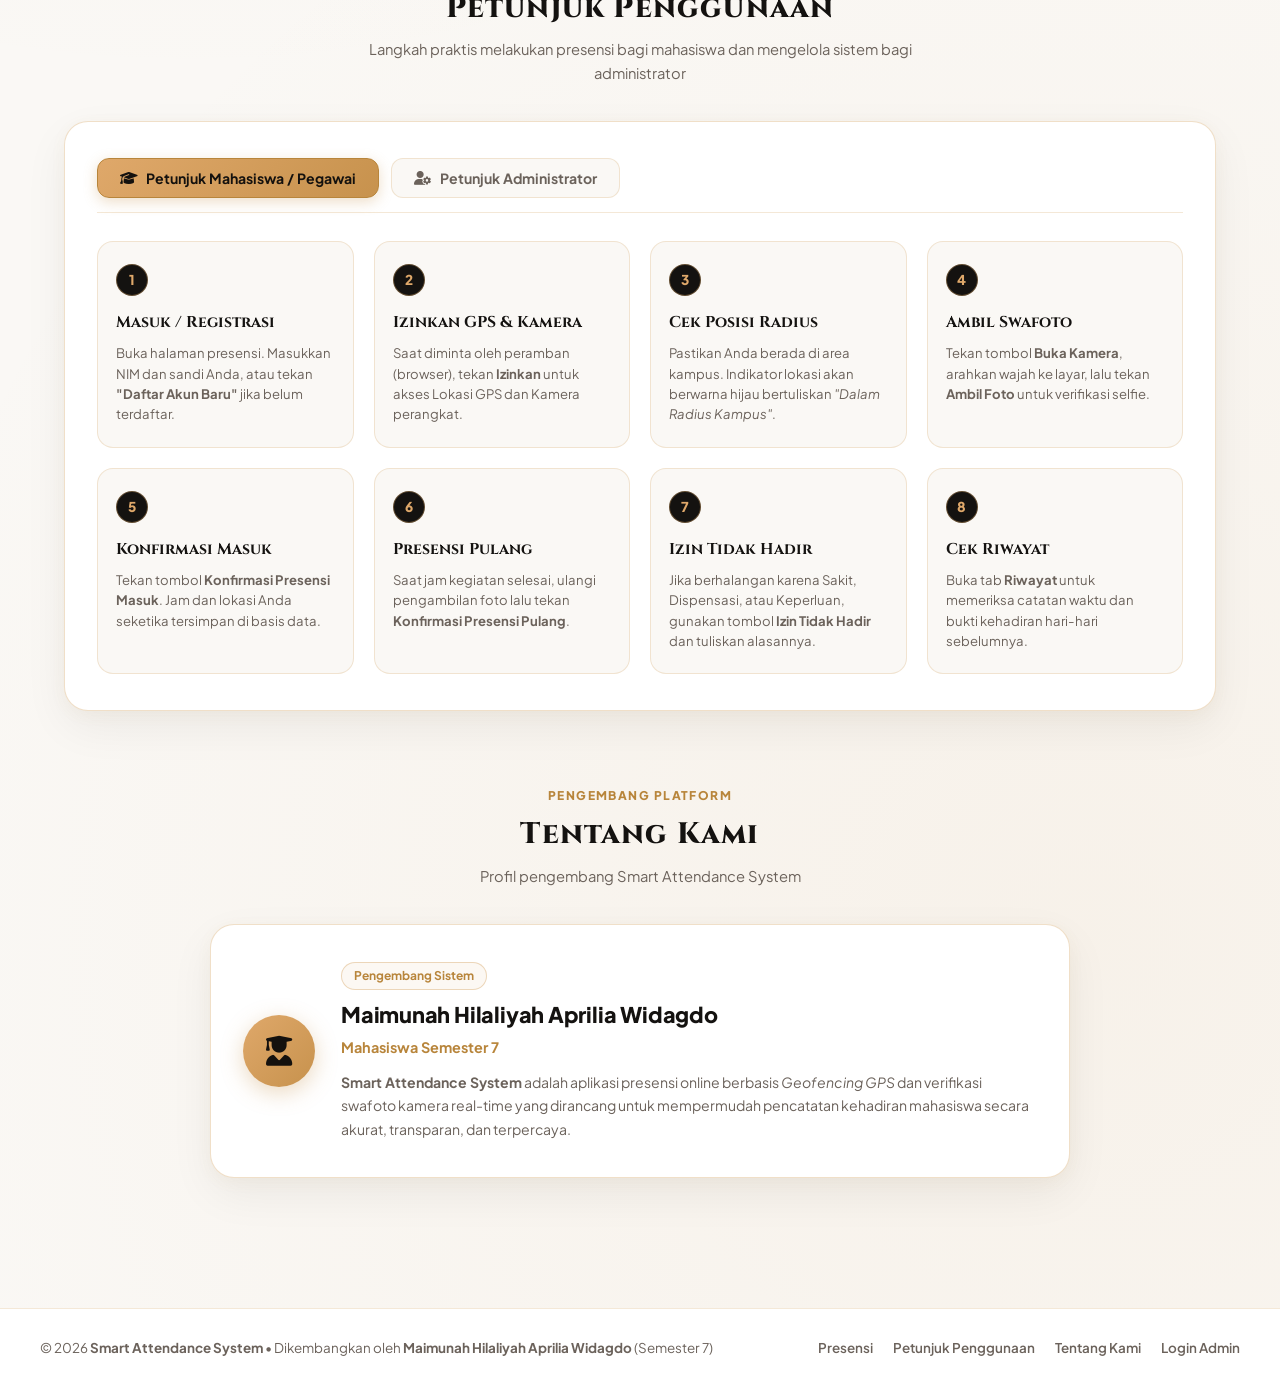
<file: flutterfrontend.html>
<!DOCTYPE html>
<html lang="id">
<head>
  <meta charset="UTF-8">
  <meta http-equiv="refresh" content="0; url=index.html">
  <title>Smart Attendance System</title>
  <script>
    window.location.replace("index.html");
  </script>
</head>
<body>
  <p>Mengalihkan ke Portal Presensi...</p>
</body>
</html>
</file>
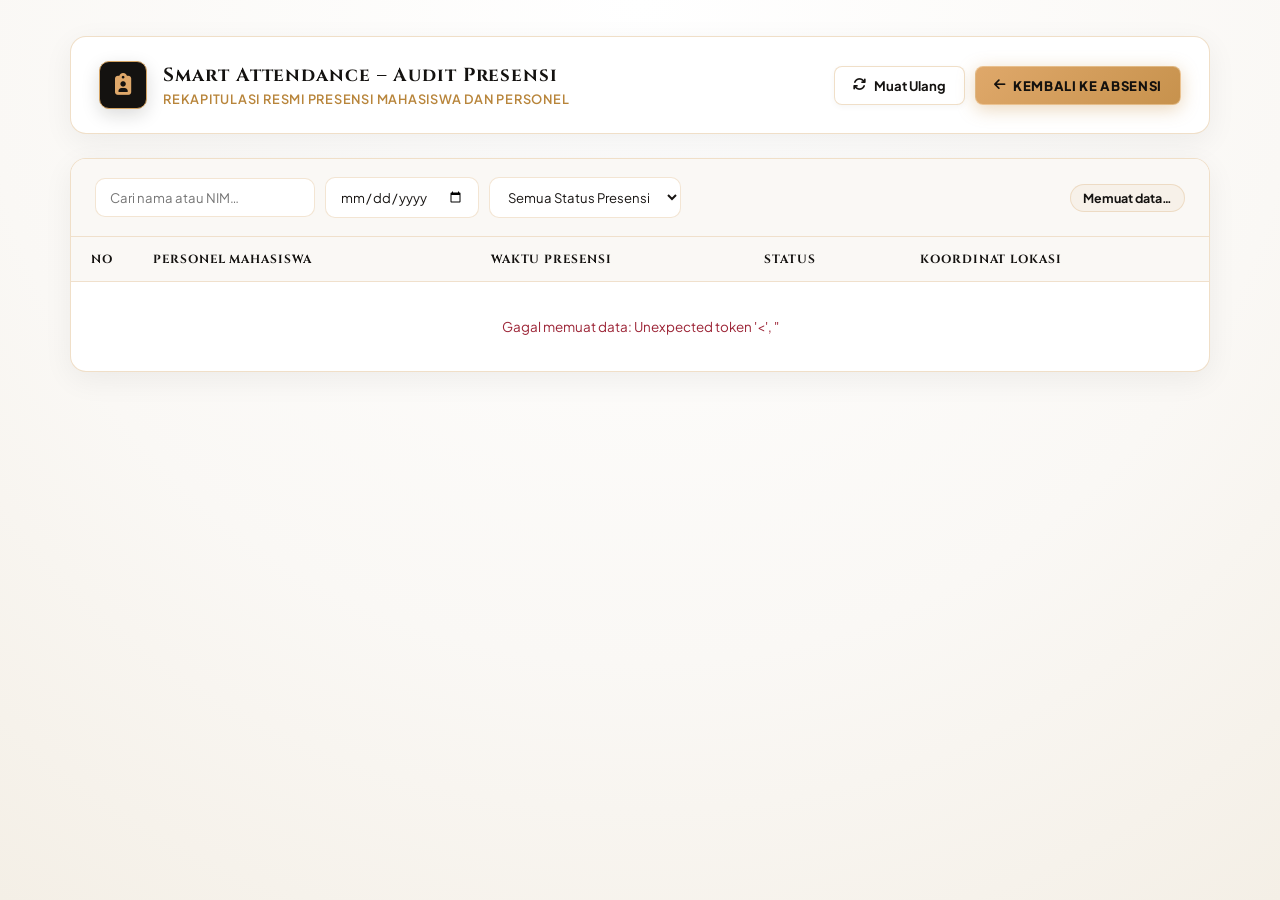
<file: frontend/admin.html>
<!DOCTYPE html>
<html lang="id">
<head>
  <meta charset="UTF-8" />
  <meta name="viewport" content="width=device-width, initial-scale=1.0" />
  <title>Rekapitulasi Presensi Eksekutif – Smart Attendance</title>
  
  <link rel="preconnect" href="https://fonts.googleapis.com">
  <link rel="preconnect" href="https://fonts.gstatic.com" crossorigin>
  <link href="https://fonts.googleapis.com/css2?family=Cinzel:wght@600;700;800;900&family=Playfair+Display:ital,wght@0,600;1,600&family=Plus+Jakarta+Sans:wght@400;500;600;700;800&display=swap" rel="stylesheet">
  <link rel="stylesheet" href="https://cdnjs.cloudflare.com/ajax/libs/font-awesome/6.4.0/css/all.min.css" />

  <style>
    *, *::before, *::after { box-sizing: border-box; margin: 0; padding: 0; }
    
    :root {
      --bg: #faf8f5;
      --card-bg: #ffffff;
      --card-border: rgba(212, 163, 98, 0.35);
      --border-subtle: rgba(212, 163, 98, 0.28);
      --text: #171412;
      --text-muted: #6b625b;
      --text-soft: #948b84;
      --obsidian: #141210;
      --gold-primary: #d4a362;
      --gold-glow: #dfa86a;
      --gold-dark: #b8853b;
      --gold-soft-bg: rgba(212, 163, 98, 0.08);
      --sage-corp: #1e5a40;
      --sage-soft-bg: #edf6f1;
      --sage-border: #c8e3d4;
      --berry-corp: #9c2436;
      --berry-soft-bg: #faedf0;
      --berry-border: #ebd0d6;
      --radius-lg: 16px;
      --radius-md: 10px;
      --radius-sm: 8px;
    }

    body {
      font-family: 'Plus Jakarta Sans', -apple-system, BlinkMacSystemFont, "Segoe UI", Roboto, sans-serif;
      background-color: var(--bg);
      background-image: radial-gradient(circle at 50% 0%, #ffffff 0%, #faf8f5 60%, #f4efe6 100%);
      color: var(--text);
      min-height: 100vh;
      -webkit-font-smoothing: antialiased;
      padding: 36px 24px;
    }

    .admin-container {
      max-width: 1140px;
      margin: 0 auto;
    }

    /* Header */
    .admin-header {
      background: #ffffff;
      border: 1.5px solid var(--card-border);
      border-radius: var(--radius-lg);
      padding: 24px 28px;
      box-shadow: 0 8px 30px rgba(20, 18, 16, 0.06);
      margin-bottom: 24px;
      display: flex;
      justify-content: space-between;
      align-items: center;
      flex-wrap: wrap;
      gap: 16px;
    }

    .header-left {
      display: flex;
      align-items: center;
      gap: 16px;
    }

    .brand-icon {
      width: 48px;
      height: 48px;
      border-radius: var(--radius-md);
      background: var(--obsidian);
      border: 1.5px solid var(--gold-primary);
      color: var(--gold-glow);
      display: flex;
      align-items: center;
      justify-content: center;
      font-size: 1.35rem;
      box-shadow: 0 6px 18px rgba(20, 18, 16, 0.15);
    }

    .header-title h1 {
      font-family: 'Cinzel', serif;
      font-size: 1.18rem;
      font-weight: 700;
      color: var(--obsidian);
      letter-spacing: 0.05em;
    }

    .header-title p {
      font-size: 0.8rem;
      color: var(--gold-dark);
      margin-top: 3px;
      font-weight: 600;
      letter-spacing: 0.06em;
      text-transform: uppercase;
    }

    .header-actions {
      display: flex;
      align-items: center;
      gap: 10px;
    }

    /* Buttons */
    .btn {
      display: inline-flex;
      align-items: center;
      justify-content: center;
      gap: 8px;
      padding: 10px 18px;
      border-radius: var(--radius-sm);
      font-size: 0.82rem;
      font-weight: 700;
      cursor: pointer;
      text-decoration: none;
      border: 1px solid transparent;
      transition: all 0.2s cubic-bezier(0.16, 1, 0.3, 1);
      font-family: inherit;
    }

    .btn:active { transform: scale(0.98); }

    .btn-outline {
      background: #ffffff;
      border: 1.5px solid var(--card-border);
      color: var(--obsidian);
      box-shadow: 0 2px 6px rgba(20, 18, 16, 0.04);
    }

    .btn-outline:hover {
      background: var(--gold-soft-bg);
      border-color: var(--gold-primary);
      color: var(--gold-dark);
    }

    .btn-luxury {
      background: linear-gradient(135deg, #dfa86a 0%, #c7924d 100%);
      color: #14110e;
      font-weight: 800;
      letter-spacing: 0.05em;
      text-transform: uppercase;
      box-shadow: 0 4px 18px rgba(199, 146, 77, 0.38);
      border: 1px solid rgba(255, 235, 205, 0.4);
    }

    .btn-luxury:hover {
      background: linear-gradient(135deg, #e8b377 0%, #d49c55 100%);
      box-shadow: 0 6px 22px rgba(199, 146, 77, 0.48);
      transform: translateY(-1px);
    }

    /* Main Card */
    .card {
      background: var(--card-bg);
      border: 1.5px solid var(--card-border);
      border-radius: var(--radius-lg);
      box-shadow: 0 8px 30px rgba(20, 18, 16, 0.06);
      overflow: hidden;
    }

    /* Filter Toolbar */
    .toolbar {
      padding: 18px 24px;
      border-bottom: 1px solid var(--border-subtle);
      background: #faf8f5;
      display: flex;
      align-items: center;
      justify-content: space-between;
      flex-wrap: wrap;
      gap: 14px;
    }

    .filter-group {
      display: flex;
      align-items: center;
      gap: 10px;
      flex-wrap: wrap;
      flex: 1;
    }

    .input-field {
      padding: 10px 14px;
      border: 1.5px solid var(--border-subtle);
      border-radius: var(--radius-md);
      font-size: 0.82rem;
      outline: none;
      background: #ffffff;
      color: var(--text);
      font-family: inherit;
      transition: all 0.2s ease;
    }

    .input-field:focus {
      border-color: var(--gold-primary);
      box-shadow: 0 0 0 3px rgba(212, 163, 98, 0.2);
    }

    #total-badge {
      font-size: 0.78rem;
      font-weight: 700;
      color: var(--obsidian);
      margin-left: auto;
      background: var(--gold-soft-bg);
      padding: 5px 12px;
      border-radius: 999px;
      border: 1px solid var(--border-subtle);
    }

    /* Table */
    .table-responsive {
      overflow-x: auto;
      scrollbar-width: thin;
      scrollbar-color: rgba(212, 163, 98, 0.3) transparent;
      -webkit-overflow-scrolling: touch;
    }

    .table-responsive::-webkit-scrollbar {
      height: 6px;
      width: 6px;
    }

    .table-responsive::-webkit-scrollbar-thumb {
      background: rgba(212, 163, 98, 0.3);
      border-radius: 999px;
    }

    table {
      width: 100%;
      border-collapse: collapse;
      text-align: left;
    }

    th {
      background: #faf8f5;
      padding: 14px 20px;
      font-family: 'Cinzel', serif;
      font-size: 0.74rem;
      font-weight: 700;
      text-transform: uppercase;
      letter-spacing: 0.08em;
      color: var(--obsidian);
      border-bottom: 1.5px solid var(--border-subtle);
    }

    td {
      padding: 15px 20px;
      border-bottom: 1px solid rgba(212, 163, 98, 0.18);
      font-size: 0.84rem;
      color: var(--text);
      vertical-align: middle;
    }

    tr:last-child td { border-bottom: none; }
    tbody tr:hover td { background-color: #fdfbf7; }

    .person-row {
      display: flex;
      align-items: center;
      gap: 12px;
    }

    .tbl-foto {
      width: 42px;
      height: 42px;
      border-radius: var(--radius-md);
      object-fit: cover;
      border: 1.5px solid var(--border-subtle);
    }

    .tbl-foto-ph {
      width: 42px;
      height: 42px;
      border-radius: var(--radius-md);
      background: var(--gold-soft-bg);
      border: 1.5px solid var(--card-border);
      color: var(--gold-dark);
      display: inline-flex;
      align-items: center;
      justify-content: center;
      font-size: 1rem;
    }

    .person-name { font-weight: 700; color: var(--obsidian); }
    .person-nim {
      font-size: 0.72rem;
      color: var(--text-muted);
      font-family: ui-monospace, monospace;
      background: #faf8f5;
      padding: 2px 7px;
      border-radius: 4px;
      border: 1px solid var(--border-subtle);
    }

    .badge {
      display: inline-flex;
      align-items: center;
      gap: 6px;
      padding: 5px 13px;
      border-radius: 999px;
      font-size: 0.72rem;
      font-weight: 700;
      letter-spacing: 0.04em;
      text-transform: uppercase;
    }

    .badge-hadir {
      background: var(--sage-soft-bg);
      color: var(--sage-corp);
      border: 1px solid var(--sage-border);
    }

    .badge-terlambat {
      background: var(--berry-soft-bg);
      color: var(--berry-corp);
      border: 1px solid var(--berry-border);
    }

    .dot {
      width: 6px;
      height: 6px;
      border-radius: 50%;
    }

    .badge-hadir .dot { background: var(--sage-corp); }
    .badge-terlambat .dot { background: var(--berry-corp); }
  </style>
</head>
<body>

<div class="admin-container">
  
  <div class="admin-header">
    <div class="header-left">
      <div class="brand-icon">
        <i class="fa-solid fa-clipboard-user"></i>
      </div>
      <div class="header-title">
        <h1>Smart Attendance – Audit Presensi</h1>
        <p>Rekapitulasi resmi presensi mahasiswa dan personel</p>
      </div>
    </div>
    
    <div class="header-actions">
      <button class="btn btn-outline" onclick="loadAdmin()">
        <i class="fa-solid fa-arrows-rotate"></i>
        <span>Muat Ulang</span>
      </button>
      <a href="index.html" class="btn btn-luxury">
        <i class="fa-solid fa-arrow-left"></i>
        <span>Kembali ke Absensi</span>
      </a>
    </div>
  </div>

  <div class="card">
    <div class="toolbar">
      <div class="filter-group">
        <input type="text" id="filter-nama" class="input-field" placeholder="Cari nama atau NIM…" oninput="filterTabel()" style="min-width:220px;" />
        <input type="date" id="filter-tanggal" class="input-field" onchange="filterTabel()" />
        <select id="filter-status" class="input-field" onchange="filterTabel()">
          <option value="">Semua Status Presensi</option>
          <option value="hadir">Tepat Waktu (Hadir)</option>
          <option value="terlambat">Terlambat</option>
        </select>
      </div>

      <span id="total-badge">Memuat data…</span>
    </div>

    <div class="table-responsive">
      <table id="tabel-absensi">
        <thead>
          <tr>
            <th style="width:50px;">No</th>
            <th>Personel Mahasiswa</th>
            <th>Waktu Presensi</th>
            <th>Status</th>
            <th>Koordinat Lokasi</th>
          </tr>
        </thead>
        <tbody id="tbody-absensi">
          <tr>
            <td colspan="5" style="text-align:center;color:var(--text-soft);padding:36px;">
              <i class="fa-solid fa-circle-notch fa-spin" style="margin-right:8px;"></i>
              Menghubungkan ke API presensi…
            </td>
          </tr>
        </tbody>
      </table>
    </div>
  </div>

</div>

<script>
const API_BASE = '../api';
let allData = [];

// Muat data saat halaman dimuat
document.addEventListener('DOMContentLoaded', () => {
  loadAdmin(false);
});

async function loadAdmin(promptUser = true) {
  const tbody = document.getElementById('tbody-absensi');
  tbody.innerHTML = '<tr><td colspan="5" style="text-align:center;padding:36px;color:var(--text-muted);"><i class="fa-solid fa-circle-notch fa-spin" style="margin-right:8px;"></i>Memuat data presensi…</td></tr>';

  try {
    let userId = '0';
    if (promptUser) {
      const p = prompt('Masukkan user_id spesifik (kosongkan untuk menampilkan seluruh mahasiswa):');
      if (p === null) {
        tbody.innerHTML = '<tr><td colspan="5" style="text-align:center;color:var(--text-soft);padding:36px;">Operasi dibatalkan</td></tr>';
        return;
      }
      userId = p.trim() || '0';
    }

    const res = await fetch(`${API_BASE}/riwayat.php?user_id=${encodeURIComponent(userId)}`);
    const json = await res.json();

    if (json.status !== 'success' || !json.data || !json.data.length) {
      tbody.innerHTML = '<tr><td colspan="5" style="text-align:center;color:var(--text-soft);padding:36px;"><i class="fa-regular fa-folder-open" style="font-size:1.8rem;margin-bottom:8px;display:block;"></i>Belum ada data presensi yang terekam</td></tr>';
      document.getElementById('total-badge').textContent = 'Total: 0 Catatan';
      return;
    }

    allData = json.data;
    filterTabel();
  } catch(e) {
    tbody.innerHTML = `<tr><td colspan="5" style="text-align:center;color:var(--berry-corp);padding:36px;">Gagal memuat data: ${e.message}</td></tr>`;
  }
}

function filterTabel() {
  const cari    = (document.getElementById('filter-nama').value || '').toLowerCase().trim();
  const tgl     = document.getElementById('filter-tanggal').value;
  const status  = document.getElementById('filter-status').value;

  const filtered = allData.filter(r => {
    const matchNama   = !cari || (r.nama && r.nama.toLowerCase().includes(cari)) || (r.nim && r.nim.toLowerCase().includes(cari));
    const matchTgl    = !tgl  || (r.waktu && r.waktu.startsWith(tgl));
    const matchStatus = !status || r.status === status;
    return matchNama && matchTgl && matchStatus;
  });

  document.getElementById('total-badge').textContent = `Total: ${filtered.length} Catatan`;

  const tbody = document.getElementById('tbody-absensi');
  if (!filtered.length) {
    tbody.innerHTML = '<tr><td colspan="5" style="text-align:center;color:var(--text-soft);padding:36px;">Tidak ada catatan yang sesuai dengan filter pencarian</td></tr>';
    return;
  }

  tbody.innerHTML = filtered.map((r, i) => {
    const waktu = new Date(r.waktu).toLocaleString('id-ID', {
      day: '2-digit', month: 'short', year: 'numeric',
      hour: '2-digit', minute: '2-digit'
    });
    const isHadir = r.status === 'hadir';
    const badgeCls = isHadir ? 'badge-hadir' : 'badge-terlambat';
    const fotoEl = r.foto
      ? `<img class="tbl-foto" src="../${r.foto}" alt="Selfie" onerror="this.outerHTML='<span class=\\'tbl-foto-ph\\'><i class=\\'fa-solid fa-user\\'></i></span>'" />`
      : `<span class="tbl-foto-ph"><i class="fa-solid fa-user"></i></span>`;

    return `
      <tr>
        <td style="color:var(--text-soft);font-variant-numeric:tabular-nums;">${i + 1}</td>
        <td>
          <div class="person-row">
            ${fotoEl}
            <div>
              <div class="person-name">${r.nama || 'Tanpa Nama'}</div>
              <div class="person-nim">${r.nim || '-'}</div>
            </div>
          </div>
        </td>
        <td style="font-variant-numeric:tabular-nums;font-weight:600;">
          <i class="fa-regular fa-clock" style="color:var(--text-soft);margin-right:4px;"></i>${waktu}
        </td>
        <td>
          <span class="badge ${badgeCls}">
            <span class="dot"></span>
            ${(r.status || '').toUpperCase()}
          </span>
        </td>
        <td style="font-family:monospace;font-size:0.75rem;color:var(--text-muted);">
          ${parseFloat(r.latitude || 0).toFixed(5)}, ${parseFloat(r.longitude || 0).toFixed(5)}
        </td>
      </tr>`;
  }).join('');
}
</script>
</body>
</html>
</file>
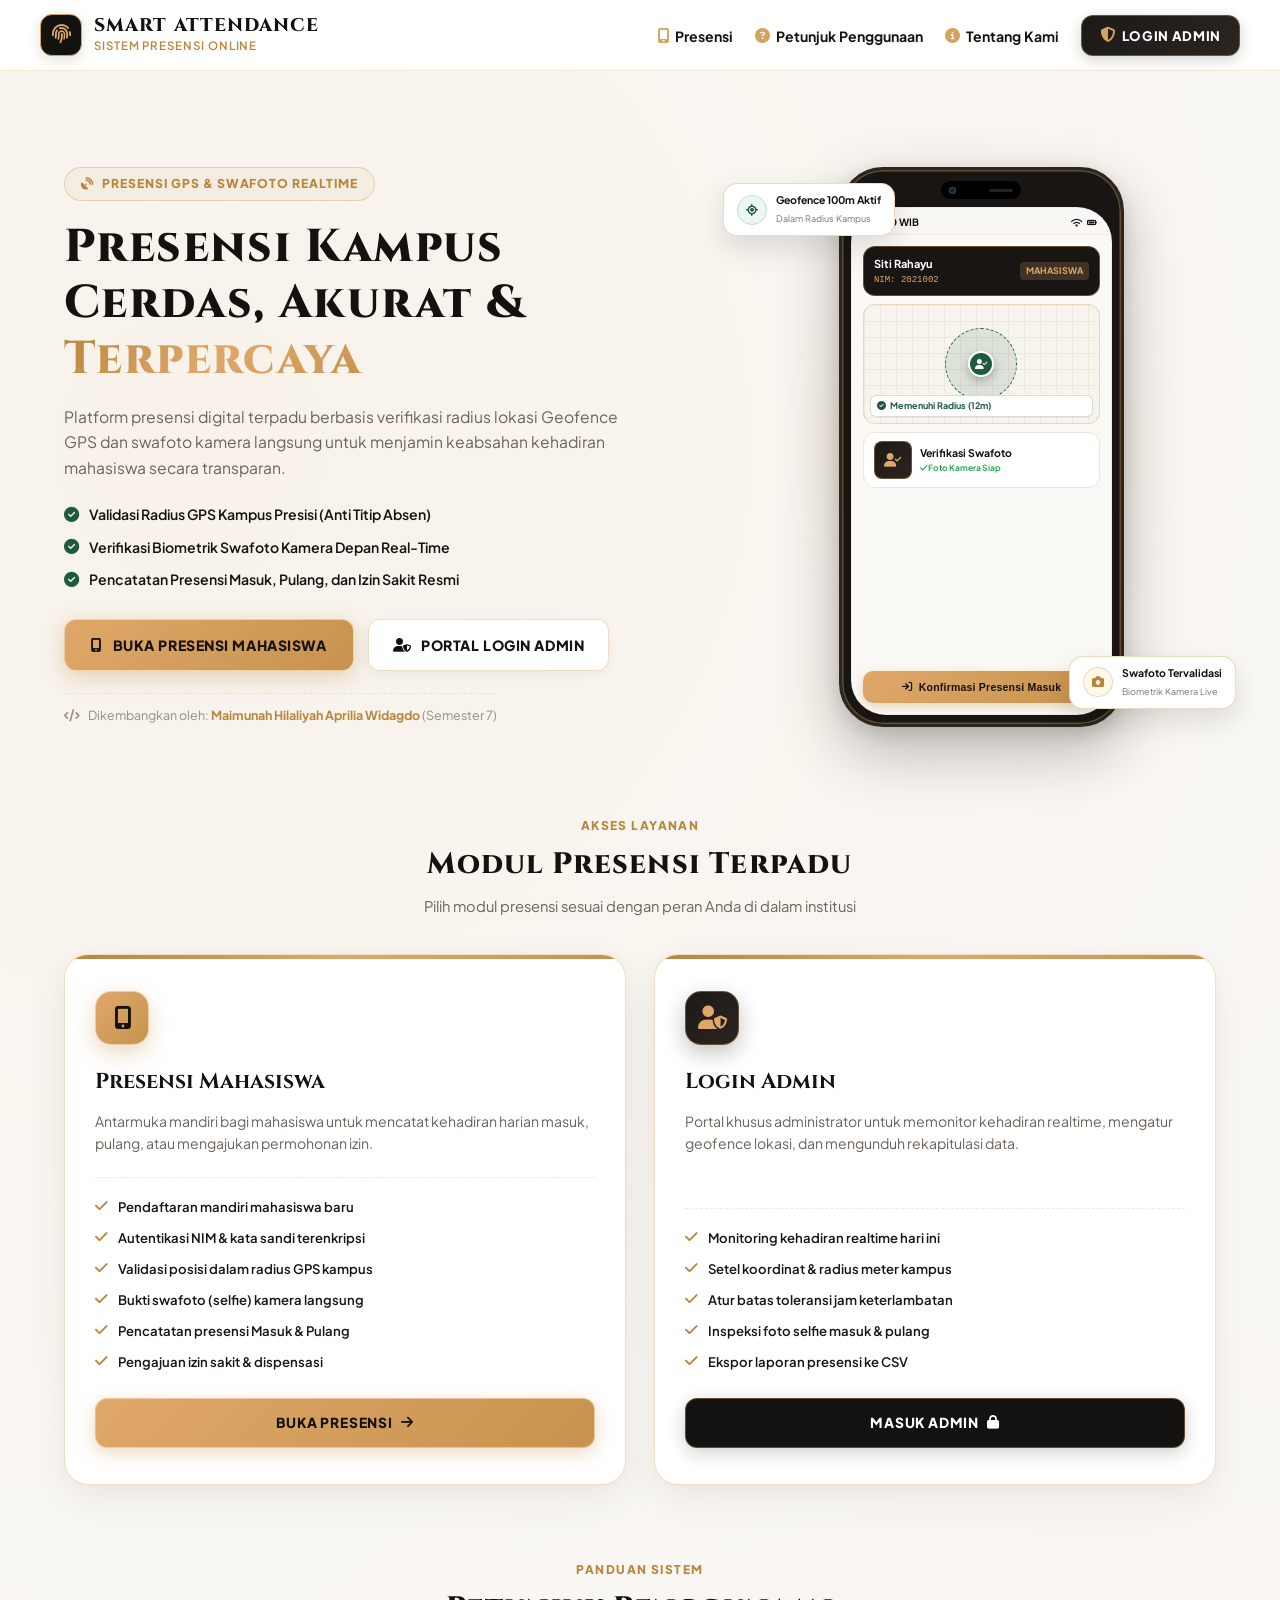
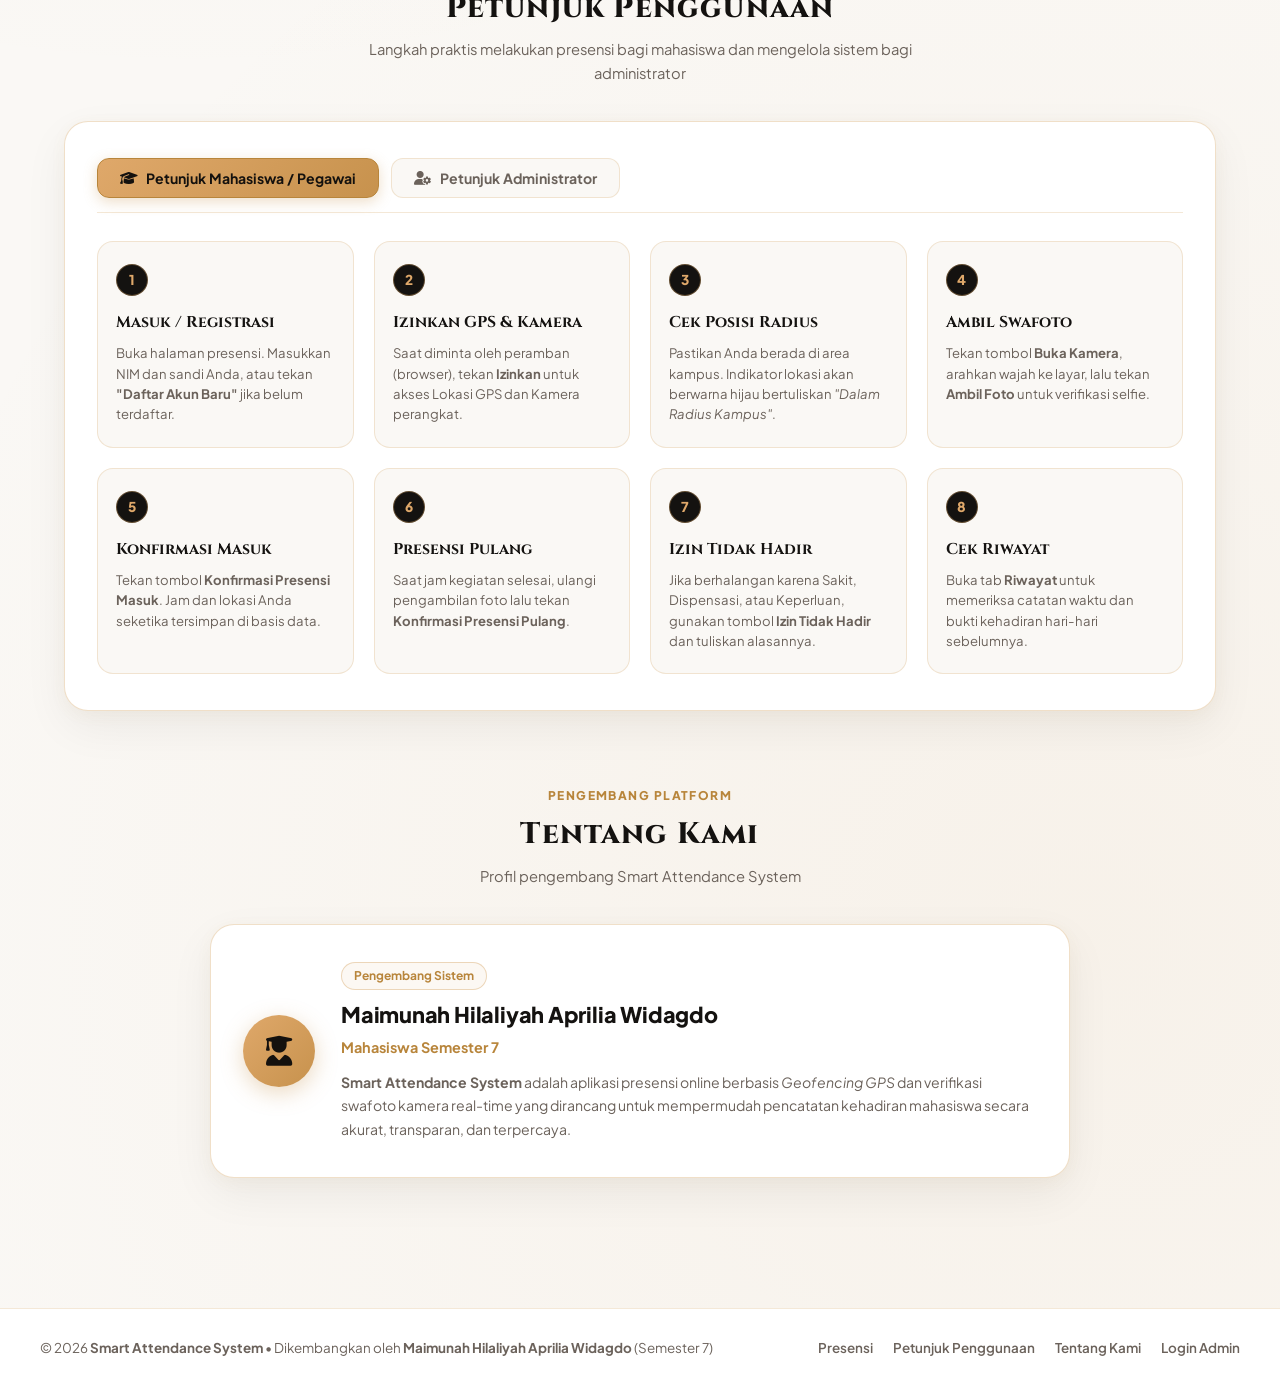
<file: frontendFlutter/flutterfrontend.html>
<!DOCTYPE html>
<html lang="id">
<head>
  <meta charset="UTF-8">
  <meta http-equiv="refresh" content="0; url=../index.html">
  <title>Smart Attendance System</title>
  <script>
    window.location.replace("../index.html");
  </script>
</head>
<body>
  <p>Mengalihkan ke Portal Presensi...</p>
</body>
</html>
</file>
